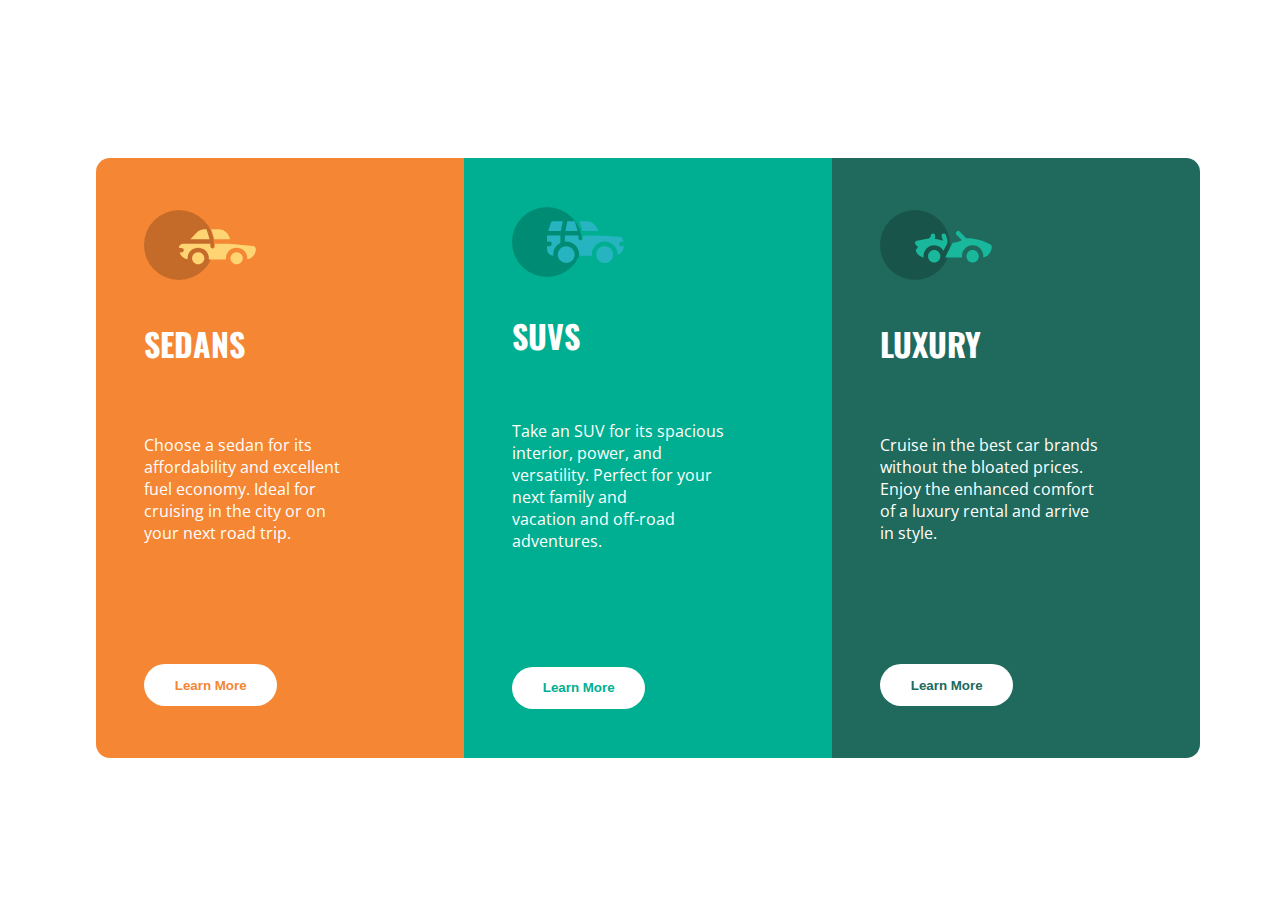
<file: Newbie/3-column preview card component/index.html>
<!DOCTYPE html>
<html lang="en">

<head>
  <meta charset="UTF-8">
  <meta name="viewport" content="width=device-width, initial-scale=1.0">
  <meta http-equiv="X-UA-Compatible" content="ie=edge">
  <link rel="stylesheet" href="styles.css">
  <link rel="preconnect" href="https://fonts.googleapis.com">
  <link rel="preconnect" href="https://fonts.gstatic.com" crossorigin>
  <link href="https://fonts.googleapis.com/css2?family=Open+Sans:ital,wght@0,300;0,400;0,500;0,700;1,300;1,400&family=Oswald:wght@200;700&display=swap" rel="stylesheet">
  <title>3-column preview card component</title>
</head>

<body>

  <div class="wrapper">

    <div class="sedans">
      <img src="images/icon-sedans.svg" alt="">
      <h2>SEDANS</h2>
      <p>Choose a sedan for its <br>affordability and excellent<br>fuel economy. Ideal for<br>cruising in the city or on<br>your next road trip.</p>
      <button type="button" name="learn more" class="sedans-button">Learn More</button>
    </div>

    <div class="suv">
      <img src="images/icon-suvs.svg" alt="">
      <h2>SUVS</h2>
      <p>Take an SUV for its spacious <br>interior, power, and<br>versatility. Perfect for your <br>next family and <br>vacation and off-road adventures.</p>
      <button type="button" name="learn more" class="suvs-button">Learn More</button>
    </div>

    <div class="luxury">
      <img src="images/icon-luxury.svg" alt="">
      <h2>LUXURY</h2>
      <p>Cruise in the best car brands<br>without the bloated prices.<br>Enjoy the enhanced comfort<br>of a luxury rental and arrive<br>in style.</p>
      <button type="button" name="learn more" class="luxury-button">Learn More</button>
    </div>

  </div>

</body>

</html>
</file>
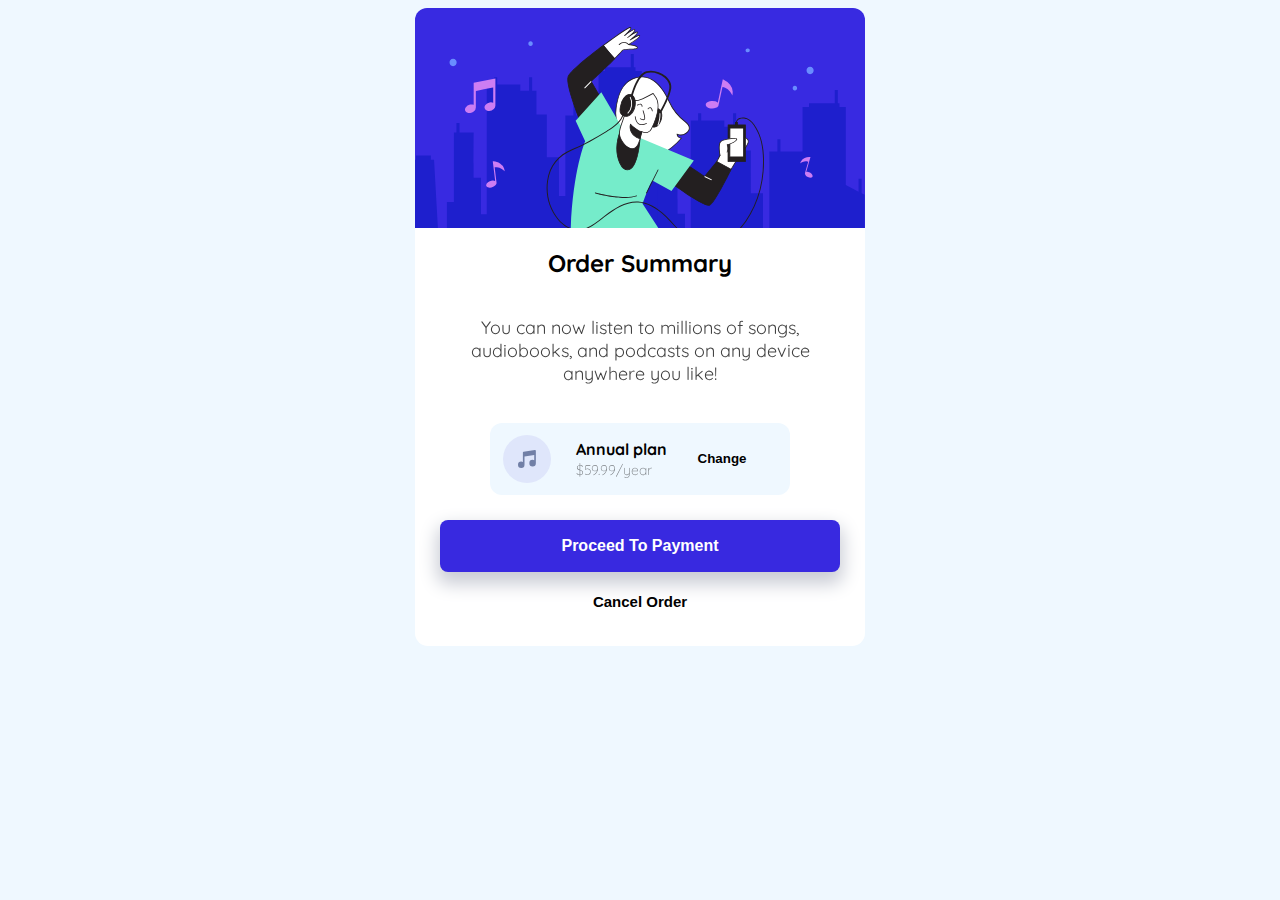
<file: Newbie/Order summary/index.html>
<!DOCTYPE html>
<html lang="en">

<head>
  <meta charset="UTF-8">
  <meta name="viewport" content="width=device-width, initial-scale=1.0"> <!-- displays site properly based on user's device -->

  <link rel="icon" type="image/png" sizes="32x32" href="./images/favicon-32x32.png">
  <link rel="stylesheet" href="styles.css">
  <link rel="preconnect" href="https://fonts.googleapis.com">
  <link rel="preconnect" href="https://fonts.gstatic.com" crossorigin>
  <link href="https://fonts.googleapis.com/css2?family=Quicksand:wght@300;400;500;600;700&display=swap" rel="stylesheet">
  <title>Frontend Mentor | Order summary card</title>

  <!-- Feel free to remove these styles or customise in your own stylesheet 👍 -->
  <style>
    .attribution {
      font-size: 11px;
      text-align: center;
    }

    .attribution a {
      color: hsl(228, 45%, 44%);
    }
  </style>
</head>

<body>
  <div class="Card-Component">
    <img src="images/illustration-hero.svg" class="illustration" />
    <h2>Order Summary</h2>
    <p class="Card-p">You can now listen to millions of songs,<br>
      audiobooks, and podcasts on any device <br>
      anywhere you like! <br> </p>

    <div class="plan">
      <img src="images/icon-music.svg" />
      <span>
        <p> <span class="annual-plan">Annual plan</span><br>
          <span class="price">$59.99/year</span>
        </p>
      </span>
      <button type="button" name="button" class="change-button">Change</button><br>
    </div>


    <button type="button" name="ProceedToPayment" class="ProceedToPayment">Proceed To Payment</button><br>
    <button type="button" name="cancelOrder" class="cancelOrder">Cancel Order</button>
  </div>

</body>

</html>
</file>
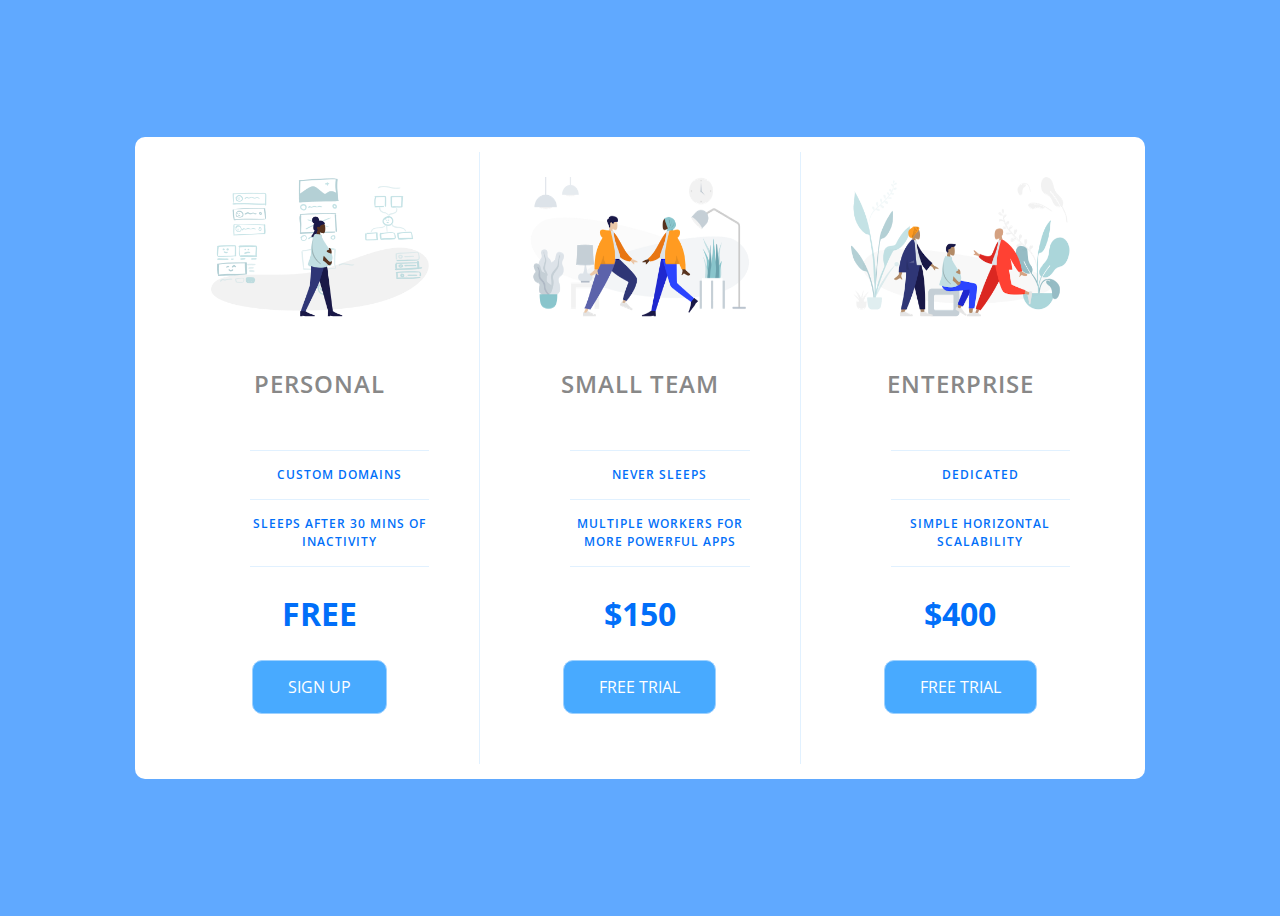
<file: Newbie/Pricing-Panel/index.html>
<!DOCTYPE html>
<html lang="en">

<head>
    <meta charset="UTF-8">
    <meta name="viewport" content="width=device-width, initial-scale=1.0">
    <title>Price Tiers</title>
    <link rel="stylesheet" href="https://fonts.googleapis.com/css?family=Open+Sans:400,600,700">
    <link rel="stylesheet" href="app.css">
</head>

<body>
    <div class="panel pricing-table">

        <div class="pricing-plan">
            <img src="icons/icon1.png" alt="" class="pricing-img">
            <h2 class="pricing-header">Personal</h2>
            <ul class="pricing-features">
                <li class="pricing-features-item">Custom domains</li>
                <li class="pricing-features-item">Sleeps after 30 mins of inactivity</li>
            </ul>
            <span class="pricing-price">Free</span>
            <a href="#/" class="pricing-button">Sign up</a>
        </div>

        <div class="pricing-plan">
            <img src="icons/icon2.png" alt="" class="pricing-img">
            <h2 class="pricing-header">Small team</h2>
            <ul class="pricing-features">
                <li class="pricing-features-item">Never sleeps</li>
                <li class="pricing-features-item">Multiple workers for more powerful apps</li>
            </ul>
            <span class="pricing-price">$150</span>
            <a href="#/" class="pricing-button is-featured">Free trial</a>
        </div>

        <div class="pricing-plan">
            <img src="icons/icon3.png" alt="" class="pricing-img">
            <h2 class="pricing-header">Enterprise</h2>
            <ul class="pricing-features">
                <li class="pricing-features-item">Dedicated</li>
                <li class="pricing-features-item">Simple horizontal scalability</li>
            </ul>
            <span class="pricing-price">$400</span>
            <a href="#/" class="pricing-button">Free trial</a>
        </div>

    </div>

</body>

</html>
</file>
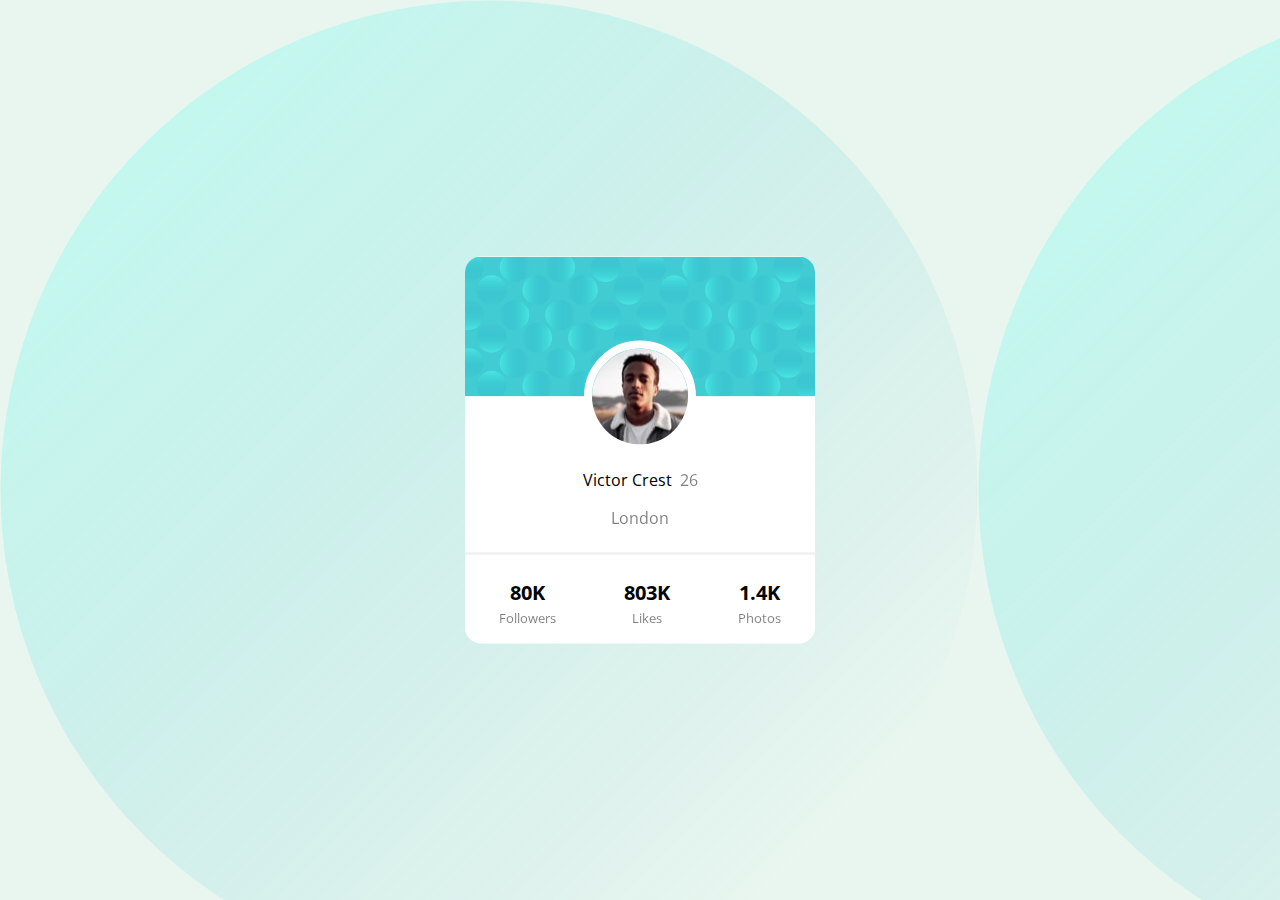
<file: Newbie/Profile-card-component/index.html>
<!DOCTYPE html>
<html lang="en">
<head>
    <meta charset="UTF-8">
    <meta http-equiv="X-UA-Compatible" content="IE=edge">
    <meta name="viewport" content="width=device-width, initial-scale=1.0">
    <link rel="stylesheet" href="styles.css">
    <link rel="preconnect" href="https://fonts.googleapis.com">
    <link rel="preconnect" href="https://fonts.gstatic.com" crossorigin>
    <link href="https://fonts.googleapis.com/css2?family=Open+Sans:wght@300;400;700&display=swap" rel="stylesheet">
    <title>Profile Card</title>
</head>
<body>
    <div class="main-card">

        <img src="images/bg-pattern-card.svg" alt="background pattern behind profile picture" id="top-bck-pattern">
        <img src="images/image-victor.jpg" alt="profile-picture" id="profile-picture">

        <div class="name-location-profile">
            <p>Victor Crest  <span class="user-age">&nbsp;26</span></p>
            <p class="location">London</p>
        </div>
        <hr>
        <div class="profile-stats">
            <p>
                <span class="nbr-stats">80K</span> <br>
                <span class="txt-stats">Followers</span>
            </p>
            
            <p>
                <span class="nbr-stats">803K</span> <br>
                <span class="txt-stats">Likes</span>
            </p>
            
            <p>
                <span class="nbr-stats">1.4K</span><br>
                <span class="txt-stats">Photos</span>
            </p>
        </div>

    </div>
</body>
</html>
</file>
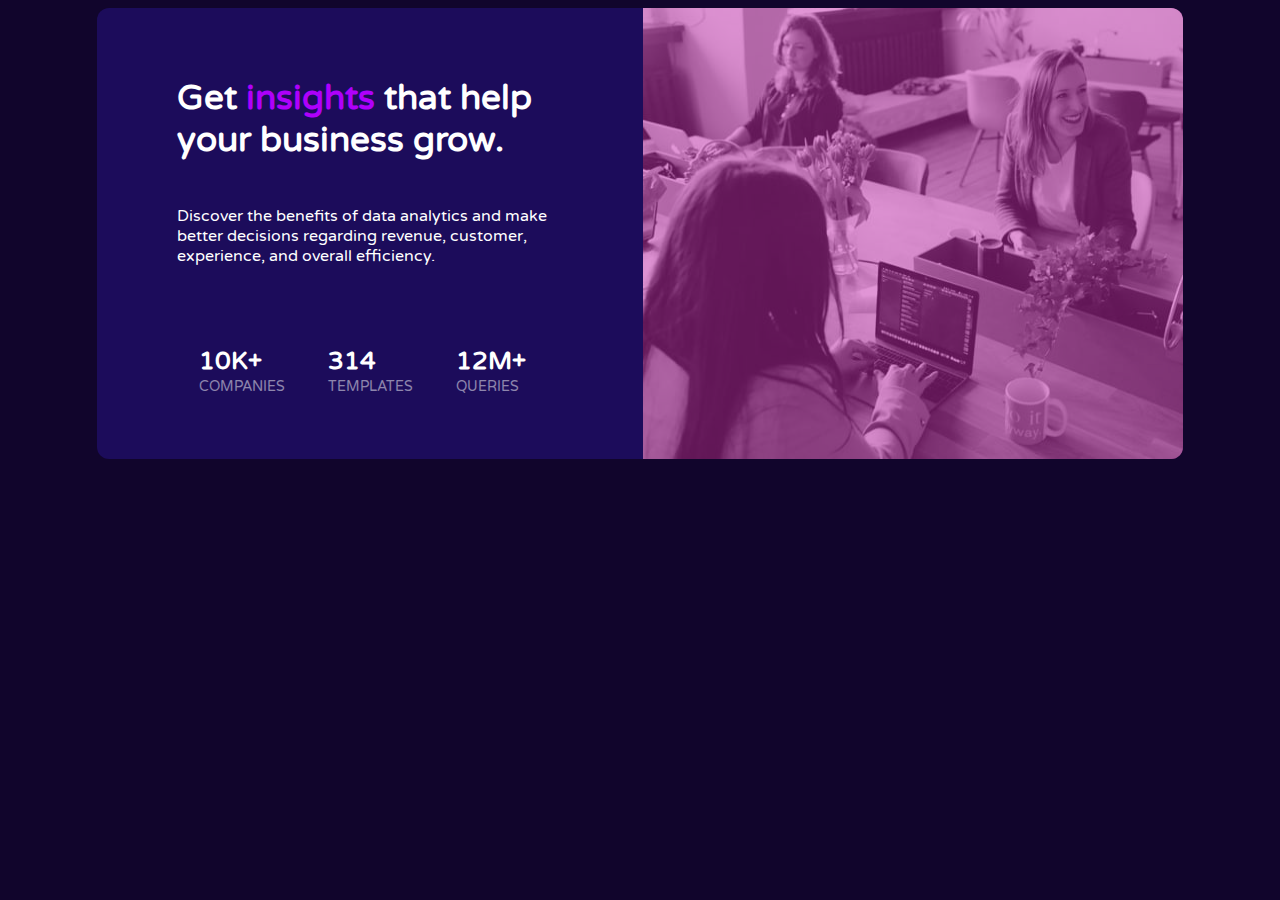
<file: Newbie/stats-preview-card-component/index.html>
<!DOCTYPE html>
<html lang="en">

<head>
  <meta charset="UTF-8">
  <meta name="viewport" content="width=device-width, initial-scale=1.0">
  <meta http-equiv="X-UA-Compatible" content="ie=edge">
  <link rel="stylesheet" href="styles.css">
  <link rel="preconnect" href="https://fonts.googleapis.com">
  <link rel="preconnect" href="https://fonts.gstatic.com" crossorigin>
  <link href="https://fonts.googleapis.com/css2?family=Varela+Round&display=swap" rel="stylesheet">
  <title>Stats preview card component</title>
</head>

<body>



  <div class="wrapper">
    <div class="informations">
      <h2>Get <span class="insights">insights</span> that help<br>your business grow.</h2>
      <p class="main-paragraph">Discover the benefits of data analytics and make <br> better decisions regarding revenue, customer,<br>experience, and overall efficiency.</p>
      <div class="stats">


      <p><span class="info">10K+</span><br><span class="info2">COMPANIES</span></p>
      <p><span class="info">314</span><br><span class="info2">TEMPLATES</span></p>
      <p><span class="info">12M+</span><br><span class="info2">QUERIES</span></p>
        </div>
    </div>
    <div class="asset">
      <img src="images/image-header-desktop.jpg" alt="">
    </div>

  </div>

</body>

</html>
</file>
<file: Newbie/3-column preview card component/styles.css>
body{
  color: white;
  position: absolute;
  top: 50%;
  left: 50%;
  transform: translate(-50%, -50%);
}

img{
  width: 7em;
  height: auto;
}
h2{
  margin-top: -2em;
  font-size: 2em;
  font-family: 'Oswald', sans-serif;
}
p{
  margin-top: -4em;
  width: 15em;
  font-family: 'Open Sans', sans-serif;

}
.wrapper {
  display: flex;
  width: 1000px;
  height: 600px;
  width: fit-content;

}

.sedans{
  background-color: #F58634;
  display: flex;
  flex-direction: column;
  justify-content: space-around;
  padding-left: 3em;
  padding-right: 5em;
  border-top-left-radius: 14px;
  border-bottom-left-radius: 14px;

}

.suv{
  background-color: #00AF91;
  display: flex;
  flex-direction: column;
  justify-content: space-around;
  padding-left: 3em;
  padding-right: 5em;
}

.luxury{
  background-color: #206A5D;
  display: flex;
  flex-direction: column;
  justify-content: space-around;
  padding-left: 3em;
  padding-right: 5em;
  border-top-right-radius: 14px;
  border-bottom-right-radius: 14px;
}

button{
  background-color: white;
  border-radius: 23px;
  border:none;
  width: 10em;
  padding-top: 1em;
  padding-bottom: 1em;

}
.sedans-button{
  color: #F58634;
  font-weight: bold;
}

.suvs-button {
  color: #00AF91;
  font-weight: bold;
}

.luxury-button {
  color: #206A5D;
  font-weight: bold;
}
</file>
<file: Newbie/Order summary/styles.css>
body {
  background-color: #EFF8FF;
  display: flex;
  justify-content: center;
  align-items: center;
  font-family: 'Quicksand', sans-serif;
}

p {
  font-size: 16px;
}

.illustration {
  border-top-left-radius: 12px;
  border-top-right-radius: 12px;
}

.Card-Component {
  display: flex;
  flex-direction: column;
  align-items: center;
  background-color: white;
  width: 450px;
  border-radius: 13px;
}

.plan {
  display: flex;
  width: 300px;
  margin-bottom: 20px;
  justify-content: space-around;
  align-items: center;
  background-color: #EFF8FF;
  border-radius: 12px;
  margin: 0px;
}

.Card-p {
  text-align: center;
  padding-bottom: 20px;
  opacity: 75%;
  font-size: 18px;
}

.annual-plan {
  font-weight: bold;
  margin-bottom: 5px;
}

.price {
  font-weight: 100;
  font-size: 14px;
  opacity: 0.5;
}

.change-button {
  display: inline-block;
  background-color: transparent;
  background-repeat: no-repeat;
  overflow: hidden;
  outline: none;
  border: none;
  color: black;
  font-weight: bold;
}

.change-button:hover {
  text-decoration: underline;
  cursor: pointer;
}

.ProceedToPayment {
  background-color: hsl(245, 75%, 52%);
  font-size: 16px;
  color: white;
  border: none;
  text-decoration: none;
  display: inline-block;
  margin-top: 25px;
  width: 400px;
  padding: 17px;
  border-radius: 8px;
  box-shadow: 0px 9px 18px 3px #C9CCD5;
  font-weight: bold;
}

.ProceedToPayment:hover {
  background-color: #16C79A;
  cursor: pointer;
}

.cancelOrder {
  font-size: 15px;
  display: inline-block;
  background-color: transparent;
  background-repeat: no-repeat;
  overflow: hidden;
  outline: none;
  border: none;
  color: black;
  margin-bottom: 35px;
  font-weight: bold;
}

.cancelOrder:hover {
  color: #FF0000;
  cursor: pointer;
}
</file>
<file: Newbie/Pricing-Panel/app.css>
body {
  font-family: 'Open Sans', sans-serif;
  background-color: #60a9ff;
  display: flex;
  justify-content: center;
  align-items: center;
  min-height: 100vh;

}

li {
  list-style-type: none;
}

.panel {
  background-color: white;
  border-radius: 10px;
  padding:15px 25px;
  width: 100%;
  max-width: 960px;
  display: flex;
  flex-direction: column;
  text-align: center;
  text-transform: uppercase;
}

.pricing-plan {
  border-bottom: 1px solid #e1f1ff;
}

.pricing-plan:last-child {
  border-bottom: none;
}

.pricing-img {
  margin-bottom: 25px;
  max-width: 100%;
}

.pricing-header {
  color: #888;
  font-weight: 600;
  letter-spacing: 1px;
}

.pricing-features {
  margin: 50px 0px 25px;
  color: #016ff9;
}

.pricing-features-item {
  font-weight: 600;
  letter-spacing: 1px;
  font-size: 12px;
  line-height: 1.5;
  padding: 15px 0;
  border-top: 1px solid #e1f1ff;
}

.pricing-price {
  color: #016ff9;
  display: block;
  font-weight: 700;
  font-size: 32px;
}

.pricing-features-item:last-child {
  border-bottom: 1px solid #e1f1ff;
}

.pricing-button {
  border: 1px solid #9dd1ff;
  border-radius: 10px;
  color: #348efe;
  display: inline-block;
  padding: 15px 35px;
  text-decoration: none;
  margin: 25px 0;
  transition: background-color 20ms ease-in-out;

}

.pricing-button:hover, .pricing-button:focus {
  background-color: #e1f1ff;
}

.pricing-button{
  background-color: #48aaff;
  color: white;
}

.pricing-button:hover, .pricing-button:focus {
  background-color: #269aff;
  color: white;
}

@media (min-width: 900px) {
  .panel {
    flex-direction: row;
  }
  .pricing-plan{
    border-bottom: none;
    border-right: 1px solid #e1f1ff;
    padding: 25px 50px;
  }
  .pricing-plan:last-child{
    border-right: none;
  }

}
</file>
<file: Newbie/Profile-card-component/styles.css>
body {
    background-image: url("images/bg-pattern-bottom.svg");
    background-color: #E8F6EF;
    font-family: 'Open Sans', sans-serif;
}

.main-card{
    display: flex;
    position: absolute;
    text-align: center;
    justify-content: center;
    align-items: center;
    top: 50%;
    left: 50%;
    transform: translate(-50%,-50%);
    flex-direction: column;
    width: fit-content;
    border: none;
    border-radius: 1em;
    background-color: white;
}
#top-bck-pattern{
    border-radius: 1em 1em 0 0;
}
#profile-picture {
    width: fit-content;
    display: inline-block;
    border: solid 0.5em white;
    border-radius: 50%;
    margin-top: -3.5em;
}

.name-location-profile {
}

hr{
    display: block;
    border: 0.5px solid #eee;
    box-sizing: content-box;
    width: 100%;
}

.profile-stats{
    display: flex;
    justify-content: space-around;
    box-sizing: content-box;
    width: 100%;
}

.nbr-stats{
    font-weight: bold;
    font-size: 1.25em;
}

.txt-stats{
    opacity: 0.5;
    font-size: 0.80em;
}

.user-age {
    opacity: 0.5;
}
.location {
    opacity: 0.5;
}
</file>
<file: Newbie/stats-preview-card-component/styles.css>
body{

  color:white;
  font-family: 'Varela Round', sans-serif;
  background-color: #11052C;
}
h2{
  font-size: 35px;
}
.wrapper{
  display: flex;
  justify-content: center;
}
.informations {
  display: flex;
  flex-direction: column;
  background-color: #1C0C5B;
  width: fit-content;
  border-top-left-radius: 12px;
  border-bottom-left-radius: 12px;
  padding: 2.5em 6em 2.5em 5em;
}

.asset {
  width: auto;
  height: auto;
  background-color: #C32BAD;
  border-top-right-radius: 12px;
  border-bottom-right-radius: 12px;
}
img {
  opacity: 0.5;
  height: 100%;
  width: 100%;
  border-top-right-radius: 12px;
  border-bottom-right-radius: 12px;

}


.info{
  font-size: 25px;
  font-weight: bold;
}

.info2{
  font-size: 14px;
  opacity: 0.5;
}
.insights{
  color: #AE00FB;
}
.stats {
  display: flex;
  justify-content: space-around;
  margin-top: 3em;
}
</file>
